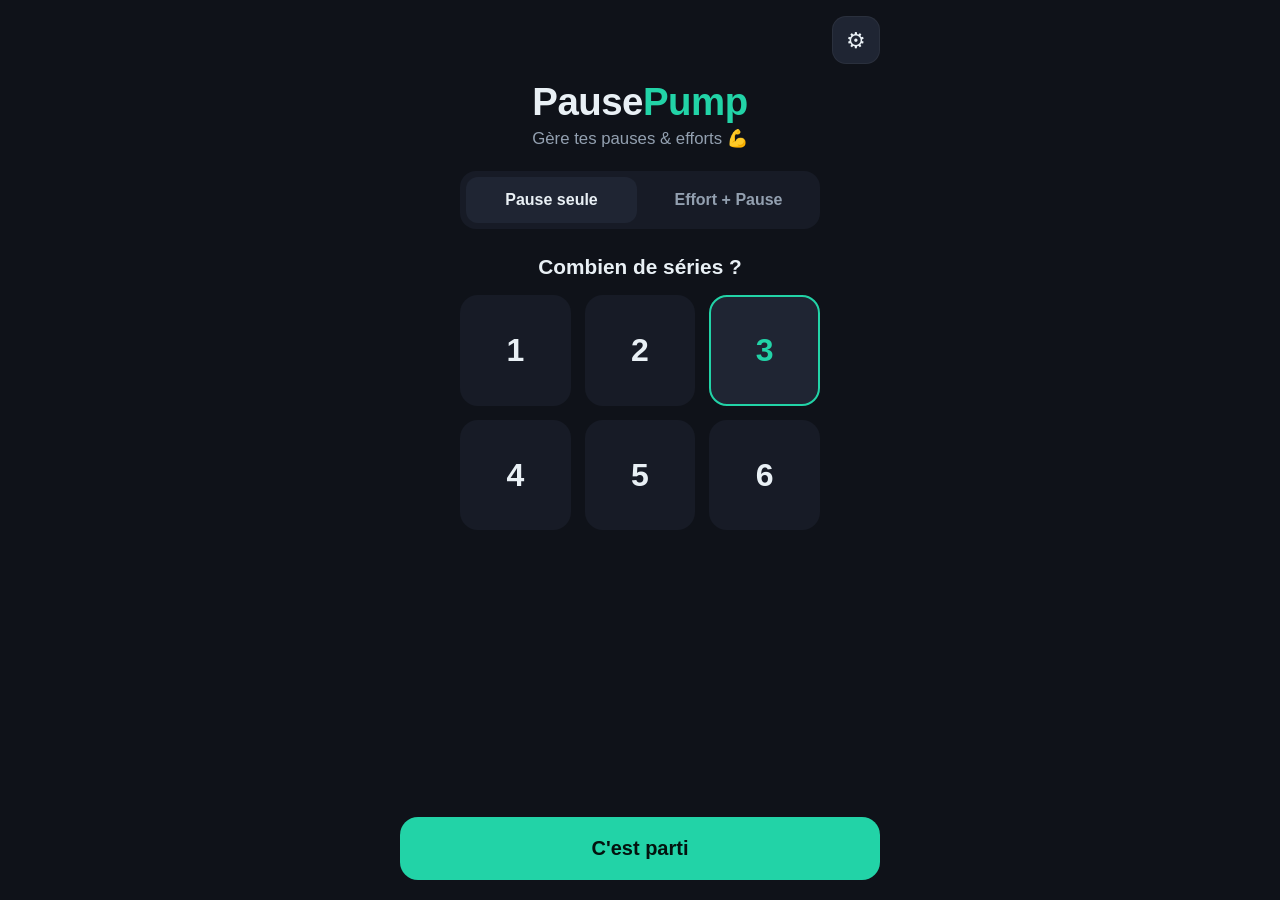
<file: index.html>
<!DOCTYPE html>
<html lang="fr">
<head>
  <meta charset="UTF-8" />
  <meta name="viewport" content="width=device-width, initial-scale=1.0, maximum-scale=1.0, user-scalable=no, viewport-fit=cover" />
  <meta name="theme-color" content="#0f1219" />
  <meta name="description" content="PausePump — gérez vos temps de repos et d'effort entre les séries de muscu. Ultra simple." />
  <meta name="mobile-web-app-capable" content="yes" />
  <meta name="apple-mobile-web-app-capable" content="yes" />
  <meta name="apple-mobile-web-app-status-bar-style" content="black-translucent" />
  <meta name="apple-mobile-web-app-title" content="PausePump" />
  <title>PausePump</title>
  <link rel="manifest" href="manifest.json?v=__BUILD_VERSION__" />
  <link rel="icon" type="image/png" href="icons/icon-192.png" />
  <link rel="apple-touch-icon" href="icons/apple-touch-icon.png" />
  <link rel="stylesheet" href="css/styles.css?v=__BUILD_VERSION__" />
</head>
<body>
  <!-- ÉCRAN 1 — Accueil -->
  <section id="screen-home" class="screen is-active">
    <header class="screen-head">
      <button class="install-btn" type="button" hidden>📥 Installer l'app</button>
      <button class="options-btn" type="button" aria-label="Options">⚙</button>
    </header>
    <div class="home-inner">
      <h1 class="brand">Pause<span>Pump</span></h1>
      <p class="tagline">Gère tes pauses & efforts 💪</p>

      <div class="mode-seg" role="radiogroup" aria-label="Mode">
        <button type="button" class="seg" data-mode="pause" role="radio">Pause seule</button>
        <button type="button" class="seg" data-mode="effort" role="radio">Effort + Pause</button>
      </div>

      <h2 class="question">Combien de séries ?</h2>
      <div id="series-grid" class="series-grid" role="radiogroup" aria-label="Nombre de séries"></div>

      <button id="start-btn" class="btn-primary" type="button">C'est parti</button>
    </div>
  </section>

  <!-- ÉCRAN 2 — Séance -->
  <section id="screen-main" class="screen">
    <header class="topbar">
      <button id="home-btn" class="icon-btn" type="button" aria-label="Retour à l'accueil">⌂</button>
      <div class="series-counter">
        <button id="series-minus" class="step-btn" type="button" aria-label="Une série de moins">−</button>
        <div class="series-readout">
          <span id="series-remaining" class="series-num">0</span>
          <span class="series-label">séries restantes</span>
        </div>
        <button id="series-plus" class="step-btn" type="button" aria-label="Une série de plus">+</button>
      </div>
      <button class="options-btn" type="button" aria-label="Options">⚙</button>
    </header>

    <!-- Timeline des séries (progression) -->
    <div id="series-timeline" class="timeline" role="img" aria-label="Progression des séries" hidden></div>

    <!-- Réglage Effort + Pause -->
    <div id="setup-view" class="view">
      <div class="setup-toggle">
        <span class="opt-label">🔁 Enchaînement auto</span>
        <input type="checkbox" id="opt-effortauto" class="switch" />
      </div>
      <p id="setup-auto-hint" class="opt-hint setup-hint">Tu règles l'effort &amp; la pause, puis ça enchaîne tout seul en continu.</p>
      <p id="setup-manual-hint" class="opt-hint setup-hint" hidden>Tu choisiras la durée à chaque étape : d'abord l'effort, puis la pause.</p>
      <div id="setup-grids">
        <h2 class="view-title">⏱️ Durée d'effort</h2>
        <div id="effort-grid" class="duration-grid" role="group" aria-label="Durée d'effort"></div>
        <h2 class="view-title view-title--rest">😮‍💨 Durée de pause</h2>
        <div id="rest-grid" class="duration-grid" role="group" aria-label="Durée de pause"></div>
      </div>
      <button id="setup-start" class="btn-primary" type="button">Démarrer ▶</button>
    </div>

    <!-- Choix de la durée (mode Pause seule ou étape Effort/Pause manuelle) -->
    <div id="duration-view" class="view">
      <h2 id="duration-title" class="view-title">Choisis ta pause</h2>
      <div id="duration-grid" class="duration-grid" role="group" aria-label="Durée de la pause"></div>
      <p id="duration-hint" class="kbd-hint"></p>
    </div>

    <!-- Étape « Fais ta série » (mode Pause seule) : avant chaque pause -->
    <div id="doset-view" class="view doset-view">
      <div class="doset-stage" aria-hidden="true">
        <span class="doset-glow"></span>
        <span class="doset-ring"></span>
        <span class="doset-ring"></span>
        <span class="doset-ring"></span>
        <span class="doset-core">
          <svg class="doset-icon" viewBox="0 0 64 64" aria-hidden="true">
            <g stroke="currentColor" stroke-width="5" stroke-linecap="round" fill="none">
              <line x1="22" y1="32" x2="42" y2="32" />
              <line x1="13" y1="23" x2="13" y2="41" />
              <line x1="22" y1="17" x2="22" y2="47" />
              <line x1="42" y1="17" x2="42" y2="47" />
              <line x1="51" y1="23" x2="51" y2="41" />
            </g>
          </svg>
        </span>
      </div>
      <h2 id="doset-title" class="doset-title">Fais ta série</h2>
      <button id="doset-done" class="btn-primary" type="button">J'ai fait ma série</button>
      <p class="kbd-hint"><kbd>Espace</kbd> pour valider</p>
    </div>

    <!-- Décompte -->
    <div id="timer-view" class="view">
      <div id="phase-badge" class="phase-badge phase-pause">Pause</div>
      <div class="ring-wrap">
        <svg class="ring" viewBox="0 0 220 220" aria-hidden="true">
          <circle class="ring-track" cx="110" cy="110" r="100" />
          <circle id="ring-progress" class="ring-progress phase-pause" cx="110" cy="110" r="100" />
        </svg>
        <div class="ring-center">
          <span id="time-display" class="time-display">0:00</span>
          <span id="timer-state" class="timer-state">En cours</span>
        </div>
      </div>

      <div class="controls">
        <button id="reset-btn" class="ctrl-btn" type="button" aria-label="Reset">
          <span class="ctrl-ico">↺</span><span class="ctrl-txt">Reset</span>
        </button>
        <button id="playpause-btn" class="ctrl-btn ctrl-main" type="button" aria-label="Pause / Reprendre">
          <span class="ctrl-ico" id="playpause-ico">⏸</span><span class="ctrl-txt" id="playpause-txt">Pause</span>
        </button>
        <button id="skip-btn" class="ctrl-btn" type="button" aria-label="Série suivante">
          <span class="ctrl-ico">⏭</span><span class="ctrl-txt">Suivante</span>
        </button>
        <button id="change-btn" class="ctrl-btn" type="button" aria-label="Changer la durée">
          <span class="ctrl-ico">⟲</span><span class="ctrl-txt">Durée</span>
        </button>
      </div>
    </div>

    <!-- Écran de fin : toutes les séries faites -->
    <div id="done-view" class="view done-view">
      <div class="done-emoji" aria-hidden="true">🎉</div>
      <h2 class="done-title">Séance terminée !</h2>
      <p id="done-sub" class="done-sub">Bravo, tu as tout déroulé 💪</p>
      <div class="done-actions">
        <button id="done-restart" class="btn-primary" type="button">🔁 Recommencer</button>
        <button id="done-home" class="link-btn" type="button">🏠 Retour à l'accueil</button>
        <p class="kbd-hint"><kbd>Espace</kbd> pour recommencer</p>
      </div>
    </div>
  </section>

  <!-- Snackbar (notification brève, non-bloquante) -->
  <div id="snackbar" class="snackbar" role="status" aria-live="polite" hidden></div>

  <!-- Décompte avant le départ (mode enchaînement auto) -->
  <div id="countdown-overlay" class="countdown-overlay" role="alertdialog" aria-label="Décompte avant le départ" hidden>
    <p class="countdown-label">Prépare-toi 💪</p>
    <div id="countdown-num" class="countdown-num">3</div>
    <p class="countdown-hint">L'effort démarre…</p>
  </div>

  <!-- Bandeau de mise à jour PWA -->
  <div id="update-banner" class="update-banner" role="alert" hidden>
    <span class="update-dot" aria-hidden="true"></span>
    <span class="update-text">Nouvelle version dispo</span>
    <button id="update-apply" class="update-btn" type="button">Mettre à jour</button>
  </div>

  <!-- MODALE OPTIONS -->
  <div id="settings-modal" class="modal" hidden>
    <div class="modal-card">
      <header class="modal-head">
        <h2>Options</h2>
        <button id="settings-close" class="icon-btn" type="button" aria-label="Fermer">✕</button>
      </header>

      <nav class="tabs" role="tablist">
        <button class="tab is-active" data-tab="general" role="tab" type="button">⚙️ Général</button>
        <button class="tab" data-tab="son" role="tab" type="button">🔊 Son</button>
        <button class="tab" data-tab="timers" role="tab" type="button">⏱️ Timers</button>
      </nav>

      <div class="modal-body">
        <!-- Onglet Général -->
        <div class="tab-panel is-active" data-panel="general">
          <label class="opt-row">
            <span class="opt-label">🔆 Garder l'écran allumé</span>
            <input type="checkbox" id="opt-keepawake" class="switch" />
          </label>
          <label class="opt-row">
            <span class="opt-label">🏁 Décompte avant l'effort</span>
            <input type="checkbox" id="opt-prepcountdown" class="switch" />
          </label>
          <p class="opt-hint">Affiche un décompte « 3, 2, 1 » pour te préparer avant chaque effort, en mode <b>Effort + Pause à chaque étape</b> (sans enchaînement auto).</p>
          <label class="opt-row">
            <span class="opt-label">🏋️ Écran « Fais ta série »</span>
            <input type="checkbox" id="opt-dosetscreen" class="switch" />
          </label>
          <p class="opt-hint">En mode <b>Pause seule</b>, affiche un écran « Fais ta série » avant chaque pause. Décoche pour aller directement à la pause.</p>
          <label class="opt-row">
            <span class="opt-label">🎉 Écran de fin de séance</span>
            <input type="checkbox" id="opt-endscreen" class="switch" />
          </label>
          <p class="opt-hint">Affiche un écran récap quand toutes les séries sont faites. Décoche pour revenir directement à l'accueil.</p>
        </div>

        <!-- Onglet Son -->
        <div class="tab-panel" data-panel="son">
          <label class="opt-row">
            <span class="opt-label">📳 Vibrer à la fin</span>
            <input type="checkbox" id="opt-vibrate" class="switch" />
          </label>
          <label class="opt-row">
            <span class="opt-label">🔊 Jouer un son à la fin</span>
            <input type="checkbox" id="opt-sound" class="switch" />
          </label>
          <div class="opt-block">
            <div class="opt-row"><span class="opt-label">🔉 Volume</span><span id="vol-val" class="opt-val">100%</span></div>
            <input type="range" id="opt-volume" class="slider" min="0" max="100" step="5" value="100" />
            <p class="opt-hint">Règle le volume de tous les bips de l'app.</p>
          </div>
          <div class="opt-block">
            <div class="opt-row">
              <span class="opt-label">🎵 Son du bip</span>
              <button id="preview-sound" class="mini-btn" type="button">▶ Écouter</button>
            </div>
            <select id="opt-soundid" class="select"></select>
          </div>

          <hr class="opt-sep" />

          <label class="opt-row">
            <span class="opt-label">🔔 Notification du temps</span>
            <input type="checkbox" id="opt-notify" class="switch" />
          </label>
          <p class="opt-hint">Affiche le minuteur dans une notification quand l'app est en arrière-plan, et te prévient quand c'est fini. (Aucune notification si l'app est ouverte.)</p>
          <label class="opt-row">
            <span class="opt-label">🔊 Son à la notification</span>
            <input type="checkbox" id="opt-notifysound" class="switch" />
          </label>
          <p class="opt-hint">✅ « <b>Jouer un son à la fin</b> » sonne <b>même quand tu as changé d'appli</b> : l'app garde le moteur audio actif pendant le décompte. Fiable sur <b>Android</b>. Sur <b>iPhone</b>, iOS coupe l'audio quand l'écran se verrouille — garde l'app ouverte. « Son à la notification » est un repli : utilise la sonnerie du téléphone si tu coupes le bip perso (sa tonalité dépend de tes réglages système).</p>
          <p id="notif-status" class="opt-hint"></p>
        </div>

        <!-- Onglet Timers -->
        <div class="tab-panel" data-panel="timers">
          <p class="opt-hint">Tes durées enregistrées (effort & pause). Modifie, ajoute ou supprime.</p>
          <div id="timers-list" class="timers-list"></div>
          <button id="timer-add" class="mini-btn mini-btn--wide" type="button">＋ Ajouter un timer</button>
          <button id="timers-reset" class="link-btn" type="button">Réinitialiser par défaut</button>
        </div>
      </div>

      <footer class="modal-foot">
        <span>PausePump · version <span id="app-version">dev</span></span>
        <button id="check-update" class="link-btn" type="button">Vérifier les mises à jour</button>
      </footer>
    </div>
  </div>

  <script src="js/app.js?v=__BUILD_VERSION__"></script>
</body>
</html>
</file>
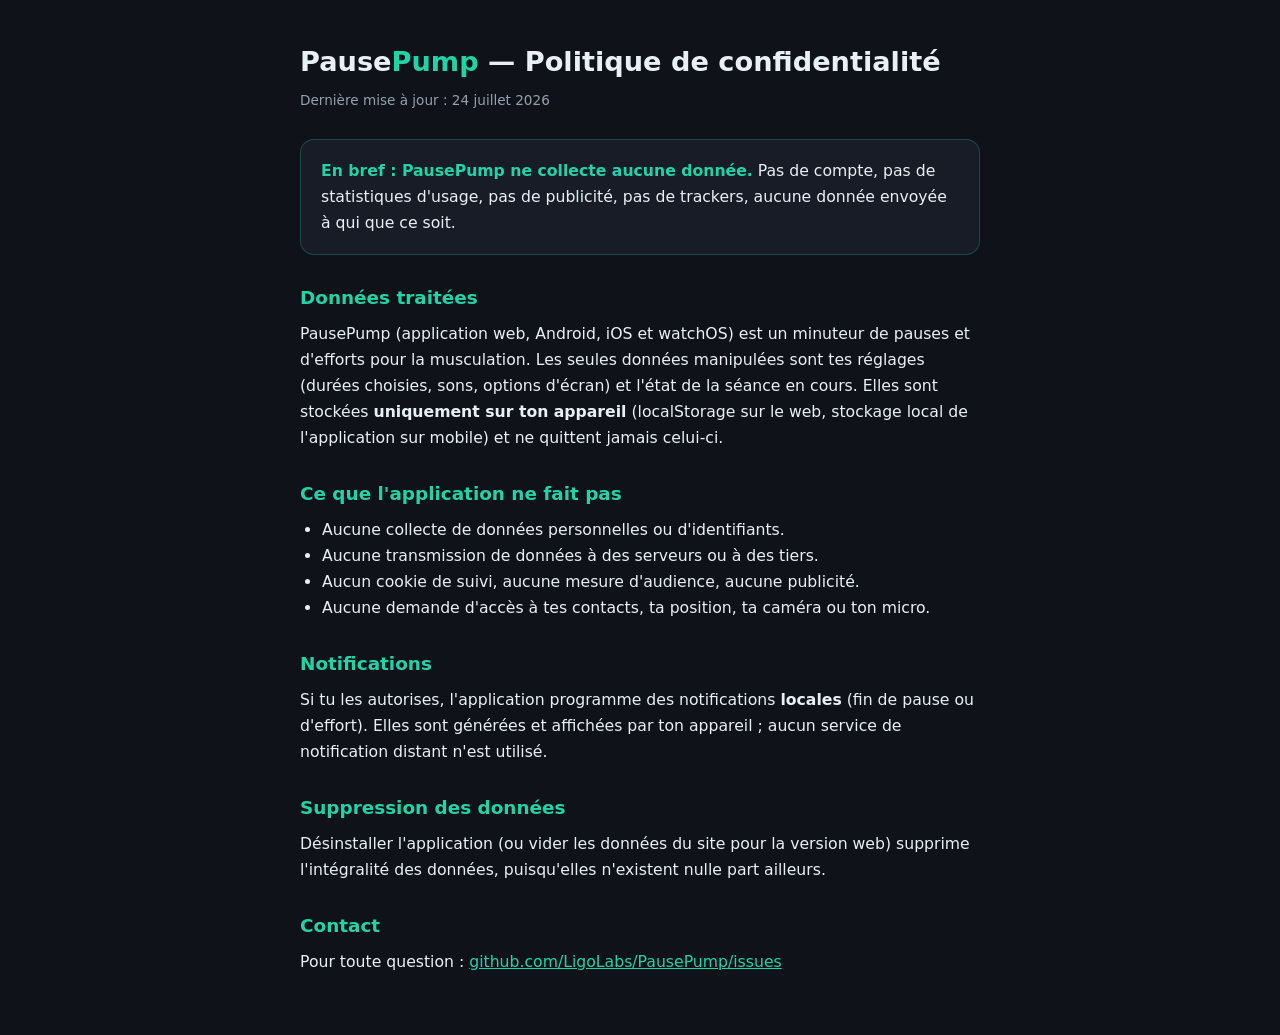
<file: privacy.html>
<!DOCTYPE html>
<html lang="fr">
<head>
  <meta charset="UTF-8" />
  <meta name="viewport" content="width=device-width, initial-scale=1.0" />
  <meta name="color-scheme" content="dark" />
  <title>PausePump — Politique de confidentialité</title>
  <style>
    :root {
      --bg: #0f1219; --bg-elev: #171c26; --text: #e9f0f5;
      --text-dim: #93a1b0; --accent: #22d3a7;
    }
    * { margin: 0; padding: 0; box-sizing: border-box; }
    body {
      background: var(--bg); color: var(--text);
      font-family: system-ui, -apple-system, "Segoe UI", Roboto, sans-serif;
      line-height: 1.65; padding: 40px 20px 60px;
    }
    main { max-width: 680px; margin: 0 auto; }
    h1 { font-size: 1.7rem; margin-bottom: 4px; }
    h1 span { color: var(--accent); }
    .updated { color: var(--text-dim); font-size: .85rem; margin-bottom: 28px; }
    h2 { font-size: 1.15rem; margin: 28px 0 8px; color: var(--accent); }
    p, li { color: var(--text); font-size: .98rem; }
    ul { padding-left: 22px; margin: 8px 0; }
    .card {
      background: var(--bg-elev); border-radius: 14px;
      padding: 18px 20px; margin: 20px 0;
      border: 1px solid rgba(34, 211, 167, .25);
    }
    .card strong { color: var(--accent); }
    a { color: var(--accent); }
  </style>
</head>
<body>
  <main>
    <h1>Pause<span>Pump</span> — Politique de confidentialité</h1>
    <p class="updated">Dernière mise à jour : 24 juillet 2026</p>

    <div class="card">
      <p><strong>En bref : PausePump ne collecte aucune donnée.</strong>
      Pas de compte, pas de statistiques d'usage, pas de publicité, pas de
      trackers, aucune donnée envoyée à qui que ce soit.</p>
    </div>

    <h2>Données traitées</h2>
    <p>PausePump (application web, Android, iOS et watchOS) est un minuteur
    de pauses et d'efforts pour la musculation. Les seules données
    manipulées sont tes réglages (durées choisies, sons, options d'écran)
    et l'état de la séance en cours. Elles sont stockées
    <strong>uniquement sur ton appareil</strong> (localStorage sur le web,
    stockage local de l'application sur mobile) et ne quittent jamais
    celui-ci.</p>

    <h2>Ce que l'application ne fait pas</h2>
    <ul>
      <li>Aucune collecte de données personnelles ou d'identifiants.</li>
      <li>Aucune transmission de données à des serveurs ou à des tiers.</li>
      <li>Aucun cookie de suivi, aucune mesure d'audience, aucune publicité.</li>
      <li>Aucune demande d'accès à tes contacts, ta position, ta caméra ou ton micro.</li>
    </ul>

    <h2>Notifications</h2>
    <p>Si tu les autorises, l'application programme des notifications
    <strong>locales</strong> (fin de pause ou d'effort). Elles sont générées
    et affichées par ton appareil ; aucun service de notification distant
    n'est utilisé.</p>

    <h2>Suppression des données</h2>
    <p>Désinstaller l'application (ou vider les données du site pour la
    version web) supprime l'intégralité des données, puisqu'elles n'existent
    nulle part ailleurs.</p>

    <h2>Contact</h2>
    <p>Pour toute question :
    <a href="https://github.com/LigoLabs/PausePump/issues">github.com/LigoLabs/PausePump/issues</a></p>
  </main>
</body>
</html>
</file>
<file: css/styles.css>
:root {
  --bg: #0f1219;
  --bg-elev: #171b26;
  --bg-elev-2: #1f2533;
  --accent: #22d3a7;        /* pause / teal */
  --accent-press: #1bb892;
  --effort: #f59e0b;        /* effort / amber */
  --danger: #ef4444;
  --text: #e9f0f5;
  --text-dim: #93a0b0;
  --track: #2a3142;
  --radius: 18px;
  --safe-top: env(safe-area-inset-top, 0px);
  --safe-bottom: env(safe-area-inset-bottom, 0px);
}

* { box-sizing: border-box; -webkit-tap-highlight-color: transparent; }

html, body {
  margin: 0;
  height: 100%;
  background: var(--bg);
  color: var(--text);
  font-family: -apple-system, BlinkMacSystemFont, "Segoe UI", Roboto, Helvetica, Arial, sans-serif;
  overscroll-behavior: none;
  -webkit-user-select: none;
  user-select: none;
}
body { display: flex; min-height: 100%; }

/* ---------- Scrollbars (cohérentes avec le thème sombre) ---------- */
* { scrollbar-width: thin; scrollbar-color: var(--track) transparent; }
::-webkit-scrollbar { width: 10px; height: 10px; }
::-webkit-scrollbar-track { background: transparent; }
::-webkit-scrollbar-thumb {
  background: var(--track);
  border-radius: 999px;
  border: 2px solid transparent;
  background-clip: padding-box;
}
::-webkit-scrollbar-thumb:hover { background: #3a4358; background-clip: padding-box; }
::-webkit-scrollbar-thumb:active { background: var(--accent); background-clip: padding-box; }

/* ---------- Screens ---------- */
.screen {
  display: none;
  flex-direction: column;
  width: 100%;
  /* svh = hauteur « petite » STABLE : ne suit pas la barre d'adresse mobile qui
     se rétracte (contrairement à dvh), donc le bouton du bas ne « glisse » plus
     vers le bas au rechargement / après une mise à jour. Fallback vh. */
  min-height: 100vh;
  min-height: 100svh;
  max-height: 100vh;
  max-height: 100svh;
  overflow-y: auto;
  padding: calc(var(--safe-top) + 16px) 20px calc(var(--safe-bottom) + 20px);
  transition: padding-top .35s cubic-bezier(.2,.85,.25,1);
}
.screen.is-active { display: flex; }
/* Bandeau de mise à jour visible → on réserve la place en haut. Le contenu (titre,
   en-tête) descend, mais le bouton du bas reste ancré en bas et ne bouge pas. */
.has-update .screen.is-active { padding-top: calc(var(--safe-top) + 16px + 62px); }

/* ---------- Options button (en flux, pas en position fixe) ---------- */
.options-btn {
  flex: 0 0 auto;
  width: 48px;
  height: 48px;
  font-size: 1.4rem;
  color: var(--text);
  background: var(--bg-elev-2);
  border: 1px solid rgba(255,255,255,.05);
  border-radius: 14px;
  cursor: pointer;
  transition: transform .08s ease;
}
.options-btn:active { transform: scale(.9); }

/* En-tête d'écran (accueil) : aligne le bouton Options en haut à droite */
.screen-head { display: flex; justify-content: flex-end; align-items: center; gap: 8px; min-height: 48px; margin-bottom: 4px; }

/* Bouton d'installation PWA (visible seulement si installable) */
.install-btn {
  margin-right: auto; /* poussé à gauche, ⚙ reste à droite */
  padding: 0 16px;
  height: 48px;
  font-size: .95rem;
  font-weight: 700;
  color: #04130f;
  background: var(--accent);
  border: none;
  border-radius: 14px;
  cursor: pointer;
  transition: transform .08s ease, background .15s ease;
}
.install-btn:active { transform: scale(.95); background: var(--accent-press); }
.install-btn[hidden] { display: none; }

/* ---------- Primary button ---------- */
.btn-primary {
  margin-top: auto;
  width: 100%;
  padding: 20px;
  font-size: 1.25rem;
  font-weight: 700;
  color: #04130f;
  background: var(--accent);
  border: none;
  border-radius: var(--radius);
  cursor: pointer;
  transition: transform .08s ease, background .15s ease;
}
.btn-primary:active { transform: scale(.97); background: var(--accent-press); }
.btn-primary:disabled { opacity: .4; cursor: default; }

/* ---------- Home ---------- */
.home-inner { display: flex; flex-direction: column; flex: 1; min-height: 0; text-align: center; align-items: center; }
.brand { font-size: 2.4rem; font-weight: 800; margin: 12px 0 4px; letter-spacing: -.5px; }
.brand span { color: var(--accent); }
.tagline { color: var(--text-dim); margin: 0 0 22px; font-size: 1.05rem; }
.question { font-size: 1.3rem; font-weight: 700; margin: 4px 0 16px; }

.mode-seg {
  display: flex;
  gap: 6px;
  width: 100%;
  max-width: 360px;
  padding: 6px;
  background: var(--bg-elev);
  border-radius: 16px;
  margin-bottom: 22px;
}
.seg {
  flex: 1;
  padding: 14px 8px;
  font-size: 1rem;
  font-weight: 700;
  color: var(--text-dim);
  background: transparent;
  border: none;
  border-radius: 12px;
  cursor: pointer;
  transition: background .15s ease, color .15s ease;
}
.seg.selected { background: var(--bg-elev-2); color: var(--text); }

.series-grid {
  display: grid;
  grid-template-columns: repeat(3, 1fr);
  gap: 14px;
  width: 100%;
  max-width: 360px;
}
.series-cell {
  aspect-ratio: 1 / 1;
  font-size: 2rem;
  font-weight: 800;
  color: var(--text);
  background: var(--bg-elev);
  border: 2px solid transparent;
  border-radius: var(--radius);
  cursor: pointer;
  transition: transform .08s ease, border-color .15s ease, background .15s ease;
}
.series-cell:active { transform: scale(.95); }
.series-cell.selected { border-color: var(--accent); background: var(--bg-elev-2); color: var(--accent); }

/* Écrans courts : on compresse pour que « C'est parti » reste visible sans scroll */
@media (max-height: 720px) {
  .brand { font-size: 2rem; margin: 6px 0 2px; }
  .tagline { margin-bottom: 14px; font-size: 1rem; }
  .question { margin: 2px 0 12px; }
  .mode-seg { margin-bottom: 14px; }
  .series-grid { gap: 10px; }
  .btn-primary { padding: 16px; }
}

/* ---------- Topbar ---------- */
.topbar {
  display: flex;
  align-items: center;
  justify-content: space-between;
  gap: 12px;
  background: var(--bg-elev);
  border-radius: var(--radius);
  padding: 10px 12px;
}
/* Sur l'écran de fin, on masque la barre du haut pour un rendu plein écran. */
#screen-main:has(#done-view.is-active) .topbar,
#screen-main:has(#done-view.is-active) .timeline { display: none; }

/* ---------- Timeline des séries ---------- */
.timeline {
  display: flex;
  align-items: center;
  justify-content: center;
  gap: 0;
  margin: 8px 2px 2px;
  padding: 10px 8px; /* de l'air pour le halo / l'agrandissement du rond en cours */
  overflow-x: auto;
  scrollbar-width: none;
}
.timeline::-webkit-scrollbar { display: none; }
.timeline[hidden] { display: none; }
.tl-dot {
  flex: 0 0 auto;
  width: 15px; height: 15px;
  box-sizing: border-box;
  border-radius: 50%;
  background: var(--track);
  border: 2px solid var(--track);
  transition: background .25s ease, border-color .25s ease, transform .25s ease, box-shadow .25s ease;
}
.tl-dot.done { background: var(--accent); border-color: var(--accent); }
.tl-dot.current {
  background: var(--bg-elev);
  border-color: var(--accent);
  transform: scale(1.32);
  box-shadow: 0 0 0 4px rgba(34,211,167,.18);
}
.tl-bar {
  flex: 1 1 auto;
  min-width: 10px; max-width: 46px;
  height: 3px;
  border-radius: 2px;
  background: var(--track);
  overflow: hidden;
}
.tl-bar-fill {
  display: block;
  width: 0;
  height: 100%;
  border-radius: 2px;
  background: var(--accent);
  transition: width .25s linear;
}
.icon-btn {
  flex: 0 0 auto;
  width: 48px; height: 48px;
  font-size: 1.5rem;
  color: var(--text);
  background: var(--bg-elev-2);
  border: none; border-radius: 14px;
  cursor: pointer;
  transition: transform .08s ease;
}
.icon-btn:active { transform: scale(.92); }
.series-counter { display: flex; align-items: center; gap: 12px; }
.step-btn {
  width: 48px; height: 48px;
  font-size: 1.7rem; font-weight: 700;
  color: var(--text);
  background: var(--bg-elev-2);
  border: none; border-radius: 14px;
  cursor: pointer;
  transition: transform .08s ease;
}
.step-btn:active { transform: scale(.92); }
.step-btn:disabled { opacity: .35; }
.series-readout { display: flex; flex-direction: column; align-items: center; min-width: 96px; }
.series-num { font-size: 1.9rem; font-weight: 800; line-height: 1; color: var(--accent); }
.series-label { font-size: .72rem; color: var(--text-dim); margin-top: 3px; }

/* ---------- Views ---------- */
.view { display: none; flex-direction: column; flex: 1; align-items: center; justify-content: center; }
.view.is-active { display: flex; }
#setup-view.is-active { justify-content: flex-start; padding-top: 14px; }
.view-title { font-size: 1.25rem; font-weight: 700; margin: 8px 0 16px; color: var(--text-dim); }
.view-title--rest { margin-top: 22px; }

/* Indice de raccourci clavier (Espace) — masqué sur écrans tactiles (mobile) */
.kbd-hint {
  display: inline-flex; align-items: center; gap: 7px;
  margin: 16px auto 0;
  font-size: .82rem; color: var(--text-dim); text-align: center;
}
.kbd-hint:empty { display: none; }
.kbd-hint kbd {
  font: inherit; font-weight: 700; color: var(--text);
  padding: 2px 9px;
  background: var(--bg-elev-2);
  border: 1px solid rgba(255,255,255,.14);
  border-bottom-width: 2px;
  border-radius: 6px;
}
/* Indice clavier au doigt / indice « double tap » à la souris : on n'en montre
   qu'un seul, selon le type de pointeur. */
.kbd-hint .hint-touch { display: none; }
@media (pointer: coarse) {
  .kbd-hint .hint-desktop { display: none; }
  .kbd-hint .hint-touch { display: inline; }
}

/* ---------- Écran « Fais ta série » (mode Pause seule) ---------- */
.doset-view { gap: 4px; text-align: center; padding: 0 6px; }

/* Scène animée : cœur d'énergie + anneaux « sonar » + halo qui tourne */
.doset-stage {
  position: relative;
  width: min(58vw, 230px);
  aspect-ratio: 1;
  display: grid;
  place-items: center;
  margin-bottom: 8px;
}
/* Halo lumineux conique qui tourne doucement derrière le cœur */
.doset-glow {
  position: absolute;
  inset: -8%;
  border-radius: 50%;
  background: conic-gradient(from 0deg,
    transparent 0%, rgba(34,211,167,.45) 18%, transparent 38%,
    rgba(245,158,11,.38) 60%, transparent 82%, rgba(34,211,167,.45) 100%);
  filter: blur(16px);
  animation: doset-spin 7s linear infinite;
}
/* Anneaux d'énergie qui s'étendent vers l'extérieur */
.doset-ring {
  position: absolute;
  inset: 0;
  border-radius: 50%;
  border: 2.5px solid var(--accent);
  opacity: 0;
  animation: doset-pulse 2.6s cubic-bezier(.22,.61,.36,1) infinite;
}
.doset-ring:nth-of-type(3) { animation-delay: .86s; }
.doset-ring:nth-of-type(4) { animation-delay: 1.72s; }
/* Cœur central qui « respire » */
.doset-core {
  position: relative;
  z-index: 1;
  width: 60%;
  aspect-ratio: 1;
  display: grid;
  place-items: center;
  border-radius: 50%;
  background: radial-gradient(circle at 36% 30%, var(--bg-elev-2), var(--bg-elev) 70%);
  border: 1px solid rgba(34,211,167,.25);
  box-shadow: 0 0 30px rgba(34,211,167,.45), inset 0 2px 12px rgba(255,255,255,.06);
  animation: doset-breathe 2.6s ease-in-out infinite;
}
.doset-icon {
  width: 50%;
  height: 50%;
  color: var(--accent);
  filter: drop-shadow(0 4px 12px rgba(34,211,167,.45));
  animation: doset-lift 1.3s ease-in-out infinite;
}
@keyframes doset-spin { to { transform: rotate(360deg); } }
@keyframes doset-pulse {
  0%   { opacity: .85; transform: scale(.6); border-width: 3px; }
  100% { opacity: 0;   transform: scale(1.18); border-width: 1px; }
}
@keyframes doset-breathe {
  0%, 100% { transform: scale(1);    box-shadow: 0 0 26px rgba(34,211,167,.4),  inset 0 2px 12px rgba(255,255,255,.06); }
  50%      { transform: scale(1.07); box-shadow: 0 0 46px rgba(34,211,167,.7),  inset 0 2px 12px rgba(255,255,255,.12); }
}
@keyframes doset-lift {
  0%, 100% { transform: translateY(4px)  rotate(-5deg); }
  50%      { transform: translateY(-6px) rotate(5deg); }
}

/* Titre avec un reflet qui balaie le texte */
.doset-title {
  font-size: 1.8rem; font-weight: 800; margin: 20px 0 2px;
  background: linear-gradient(100deg, var(--text) 32%, var(--accent) 50%, var(--text) 68%);
  background-size: 220% auto;
  -webkit-background-clip: text; background-clip: text;
  -webkit-text-fill-color: transparent; color: transparent;
  animation: doset-shine 3.2s linear infinite;
}
@keyframes doset-shine { to { background-position: -220% center; } }

.doset-view .btn-primary { margin-top: 30px; width: 100%; max-width: 360px; }

@media (prefers-reduced-motion: reduce) {
  .doset-glow, .doset-ring, .doset-core, .doset-icon, .doset-title { animation: none; }
  .doset-title { color: var(--text); -webkit-text-fill-color: var(--text); }
}

/* ---------- Écran de fin de séance ---------- */
.done-view { gap: 4px; text-align: center; padding: 0 6px; }
.done-emoji {
  font-size: clamp(5rem, 30vw, 8rem);
  line-height: 1;
  filter: drop-shadow(0 8px 24px rgba(0,0,0,.45));
  animation: done-pop .6s cubic-bezier(.2,.9,.25,1.2) both;
}
@keyframes done-pop {
  0%   { transform: scale(.2) rotate(-12deg); opacity: 0; }
  60%  { transform: scale(1.15) rotate(6deg); opacity: 1; }
  100% { transform: scale(1) rotate(0); opacity: 1; }
}
.done-title { font-size: 1.9rem; font-weight: 800; margin: 16px 0 4px; color: var(--text); }
.done-sub { color: var(--text-dim); margin: 0; font-size: 1.05rem; }
.done-actions { width: 100%; max-width: 360px; margin-top: 30px; }
.done-actions .btn-primary { width: 100%; }
.done-actions .link-btn { margin-top: 12px; }
@media (prefers-reduced-motion: reduce) {
  .done-emoji { animation: none; }
}

/* Toggle auto/manuel sur l'écran de réglage Effort+Pause */
.setup-toggle {
  display: flex; align-items: center; justify-content: space-between; gap: 12px;
  width: 100%; max-width: 420px;
  background: var(--bg-elev); border-radius: 16px;
  padding: 14px 18px; margin-bottom: 8px;
}
.setup-hint { max-width: 420px; text-align: center; margin-top: 0; }
#setup-grids { width: 100%; max-width: 420px; display: flex; flex-direction: column; align-items: center; }
#setup-grids[hidden] { display: none; }
/* Espace au-dessus du bouton Démarrer pour ne pas coller au contenu */
#setup-start { margin-top: 28px; }

/* ---------- Duration grid ---------- */
.duration-grid {
  display: grid;
  grid-template-columns: repeat(2, 1fr);
  gap: 12px;
  width: 100%;
  max-width: 420px;
}
.duration-cell {
  padding: 22px 10px;
  font-size: 1.6rem;
  font-weight: 800;
  color: var(--text);
  background: var(--bg-elev);
  border: 2px solid transparent;
  border-radius: var(--radius);
  cursor: pointer;
  transition: transform .08s ease, background .15s ease, border-color .15s ease;
}
.duration-cell:active { transform: scale(.95); border-color: var(--accent); background: var(--bg-elev-2); }
.duration-cell.selected { border-color: var(--accent); background: var(--bg-elev-2); color: var(--accent); }
.duration-cell:last-child:nth-child(odd) { grid-column: 1 / -1; }

/* ---------- Phase badge ---------- */
.phase-badge {
  font-size: 1.5rem;
  font-weight: 800;
  letter-spacing: .5px;
  padding: 6px 18px;
  border-radius: 999px;
  margin-bottom: 18px;
}
.phase-badge.phase-pause { color: var(--accent); background: rgba(34, 211, 167, .12); }
.phase-badge.phase-effort { color: var(--effort); background: rgba(245, 158, 11, .14); }

/* ---------- Ring ---------- */
.ring-wrap { position: relative; width: min(72vw, 300px); aspect-ratio: 1 / 1; display: grid; place-items: center; }
.ring { width: 100%; height: 100%; transform: rotate(-90deg); }
.ring-track { fill: none; stroke: var(--track); stroke-width: 14; }
.ring-progress {
  fill: none;
  stroke: var(--accent);
  stroke-width: 14;
  stroke-linecap: round;
  stroke-dasharray: 628.318;
  stroke-dashoffset: 0;
  transition: stroke-dashoffset .25s linear, stroke .3s ease;
}
.ring-progress.phase-pause { stroke: var(--accent); }
.ring-progress.phase-effort { stroke: var(--effort); }
.ring-progress.is-ending { stroke: var(--danger); }
.ring-center { position: absolute; display: flex; flex-direction: column; align-items: center; }
.time-display { font-size: 3.2rem; font-weight: 800; font-variant-numeric: tabular-nums; letter-spacing: -1px; }
.time-display.is-ending { color: var(--danger); }
.timer-state { color: var(--text-dim); font-size: .95rem; margin-top: 2px; }

/* ---------- Controls ---------- */
.controls { display: flex; gap: 10px; width: 100%; max-width: 440px; margin-top: 34px; }
.ctrl-btn {
  flex: 1;
  display: flex; flex-direction: column; align-items: center; gap: 4px;
  padding: 14px 4px;
  color: var(--text);
  background: var(--bg-elev);
  border: none; border-radius: var(--radius);
  cursor: pointer;
  transition: transform .08s ease, background .15s ease;
}
.ctrl-btn:active { transform: scale(.94); background: var(--bg-elev-2); }
.ctrl-main { background: var(--bg-elev-2); }
.ctrl-ico { font-size: 1.5rem; line-height: 1; }
.ctrl-txt { font-size: .76rem; color: var(--text-dim); }

/* ---------- Snackbar ---------- */
.snackbar {
  position: fixed;
  top: calc(var(--safe-top) + 72px);
  right: 16px;
  transform: translateY(-16px);
  z-index: 65;
  max-width: 80vw;
  padding: 13px 20px;
  font-size: 1rem;
  font-weight: 700;
  color: #04130f;
  background: var(--accent);
  border-radius: 14px;
  box-shadow: 0 8px 24px rgba(0,0,0,.4);
  opacity: 0;
  pointer-events: none;
  transition: opacity .25s ease, transform .25s ease;
}
.snackbar.show { opacity: 1; transform: translateY(0); }

/* ---------- Bandeau de mise à jour ---------- */
.update-banner {
  position: fixed;
  left: 50%;
  top: calc(var(--safe-top) + 12px);
  transform: translateX(-50%) translateY(-180%);
  z-index: 80;
  display: flex;
  align-items: center;
  gap: 11px;
  width: max-content;
  max-width: min(92vw, 380px);
  padding: 8px 8px 8px 18px;
  background: rgba(31, 37, 51, .78);
  backdrop-filter: blur(16px) saturate(150%);
  -webkit-backdrop-filter: blur(16px) saturate(150%);
  border: 1px solid rgba(34, 211, 167, .22);
  border-radius: 999px;
  box-shadow: 0 14px 36px rgba(0,0,0,.45), inset 0 1px 0 rgba(255,255,255,.05);
  opacity: 0;
  pointer-events: none;
  transition: opacity .3s ease, transform .4s cubic-bezier(.2,.85,.25,1);
}
.update-banner[hidden] { display: none; }
.update-banner.show { opacity: 1; transform: translateX(-50%) translateY(0); pointer-events: auto; }

.update-dot {
  flex: 0 0 auto;
  width: 9px; height: 9px;
  border-radius: 50%;
  background: var(--accent);
  box-shadow: 0 0 8px rgba(34,211,167,.7);
  animation: update-pulse 1.8s ease-out infinite;
}
@keyframes update-pulse {
  0%   { box-shadow: 0 0 8px rgba(34,211,167,.7), 0 0 0 0 rgba(34,211,167,.5); }
  70%  { box-shadow: 0 0 8px rgba(34,211,167,.7), 0 0 0 8px rgba(34,211,167,0); }
  100% { box-shadow: 0 0 8px rgba(34,211,167,.7), 0 0 0 0 rgba(34,211,167,0); }
}

.update-text { font-weight: 650; font-size: .9rem; color: var(--text); white-space: nowrap; }
.update-btn {
  flex: 0 0 auto;
  padding: 9px 17px;
  font-weight: 800; font-size: .85rem;
  color: #04130f; background: var(--accent);
  border: none; border-radius: 999px; cursor: pointer;
  transition: background .15s ease, transform .1s ease;
}
.update-btn:hover { background: var(--accent-press); }
.update-btn:active { transform: scale(.95); }
.update-btn:disabled { opacity: .6; }

@media (prefers-reduced-motion: reduce) {
  .update-dot { animation: none; }
}

/* ---------- Décompte avant le départ (enchaînement auto) ---------- */
.countdown-overlay {
  position: fixed;
  inset: 0;
  z-index: 95;
  display: flex;
  flex-direction: column;
  align-items: center;
  justify-content: center;
  gap: 12px;
  padding: 24px;
  text-align: center;
  background: radial-gradient(circle at 50% 42%, rgba(245,158,11,.16), rgba(15,18,25,.97) 62%), var(--bg);
  opacity: 0;
  transition: opacity .2s ease;
}
.countdown-overlay[hidden] { display: none; }
.countdown-overlay.show { opacity: 1; }
.countdown-label { margin: 0; font-size: 1.35rem; font-weight: 700; color: var(--text); letter-spacing: .3px; }
.countdown-hint { margin: 0; color: var(--text-dim); font-size: 1.02rem; }
.countdown-num {
  font-size: clamp(5.5rem, 38vw, 9rem);
  font-weight: 800;
  line-height: 1;
  color: var(--effort);
  text-shadow: 0 0 44px rgba(245,158,11,.45);
}
.countdown-num.go {
  color: var(--accent);
  text-shadow: 0 0 50px rgba(34,211,167,.55);
}
.countdown-num.pop { animation: countdown-pop .5s ease-out; }
@keyframes countdown-pop {
  0%   { transform: scale(.4); opacity: 0; }
  35%  { transform: scale(1.16); opacity: 1; }
  100% { transform: scale(1); opacity: 1; }
}
@media (prefers-reduced-motion: reduce) {
  .countdown-num.pop { animation: none; }
}

/* ---------- Pied de la modale (version) ---------- */
.modal-foot {
  display: flex; align-items: center; justify-content: space-between; gap: 12px;
  padding: 14px 2px 2px; margin-top: 8px;
  border-top: 1px solid rgba(255,255,255,.05);
  color: var(--text-dim); font-size: .82rem;
}
.modal-foot .link-btn { width: auto; margin: 0; padding: 6px 0; }

/* ---------- Modal ---------- */
.modal {
  position: fixed; inset: 0; z-index: 100;
  display: flex; align-items: flex-end; justify-content: center;
  background: rgba(0,0,0,.55);
  backdrop-filter: blur(2px);
}
.modal[hidden] { display: none; }
.modal-card {
  width: 100%;
  max-width: 520px;
  max-height: 92dvh;
  display: flex; flex-direction: column;
  background: var(--bg-elev);
  border-radius: 22px 22px 0 0;
  padding: 10px 18px calc(var(--safe-bottom) + 18px);
  animation: slideUp .22s ease;
}
@keyframes slideUp { from { transform: translateY(30px); opacity: .6; } to { transform: translateY(0); opacity: 1; } }
.modal-head { display: flex; align-items: center; justify-content: space-between; padding: 8px 2px 12px; }
.modal-head h2 { margin: 0; font-size: 1.4rem; }

.tabs { display: flex; gap: 6px; background: var(--bg); padding: 5px; border-radius: 14px; }
.tab {
  flex: 1;
  padding: 11px 6px;
  font-size: .92rem; font-weight: 700;
  color: var(--text-dim);
  background: transparent; border: none; border-radius: 10px;
  cursor: pointer;
}
.tab.is-active { background: var(--bg-elev-2); color: var(--text); }

.modal-body { overflow-y: auto; overflow-x: hidden; margin-top: 12px; -webkit-overflow-scrolling: touch; }
.tab-panel { display: none; }
.tab-panel.is-active { display: block; }

.opt-row { display: flex; align-items: center; justify-content: space-between; gap: 12px; padding: 14px 2px; }
.opt-label { font-size: 1.02rem; }
.opt-val { color: var(--accent); font-weight: 700; }
.opt-block { padding: 8px 2px 12px; border-top: 1px solid rgba(255,255,255,.05); }
.opt-block .opt-row { padding: 8px 0; }
.opt-hint { font-size: .82rem; color: var(--text-dim); margin: 4px 2px 10px; line-height: 1.4; }
.opt-sep { border: none; border-top: 1px solid rgba(255,255,255,.07); margin: 14px 0; }

/* Switch */
.switch { appearance: none; -webkit-appearance: none; position: relative; width: 52px; height: 30px; background: var(--track); border-radius: 999px; cursor: pointer; transition: background .2s ease; flex: 0 0 auto; }
.switch:checked { background: var(--accent); }
.switch::after { content: ""; position: absolute; top: 3px; left: 3px; width: 24px; height: 24px; background: #fff; border-radius: 50%; transition: transform .2s ease; }
.switch:checked::after { transform: translateX(22px); }

/* Slider */
.slider { width: 100%; height: 6px; -webkit-appearance: none; appearance: none; background: var(--track); border-radius: 999px; outline: none; }
.slider::-webkit-slider-thumb { -webkit-appearance: none; width: 24px; height: 24px; border-radius: 50%; background: var(--accent); cursor: pointer; }
.slider::-moz-range-thumb { width: 24px; height: 24px; border: none; border-radius: 50%; background: var(--accent); cursor: pointer; }

/* Select */
.select { width: 100%; padding: 13px 14px; font-size: 1rem; color: var(--text); background: var(--bg-elev-2); border: none; border-radius: 12px; cursor: pointer; }

/* Mini buttons */
.mini-btn { padding: 9px 16px; font-size: .9rem; font-weight: 700; color: var(--accent); background: var(--bg-elev-2); border: none; border-radius: 10px; cursor: pointer; }
.mini-btn:active { transform: scale(.95); }
.mini-btn--wide { display: block; width: 100%; margin: 8px 0; padding: 14px; color: var(--text); }
.link-btn { display: block; width: 100%; margin-top: 4px; padding: 10px; font-size: .86rem; color: var(--text-dim); background: none; border: none; cursor: pointer; text-decoration: underline; }

/* Timers editor */
.timers-list { display: flex; flex-direction: column; gap: 10px; }
.timer-edit-row { display: flex; align-items: center; gap: 10px; background: var(--bg-elev-2); border-radius: 12px; padding: 8px 12px; }
.timer-edit-row .t-fields { display: flex; align-items: center; gap: 6px; flex: 1; }
.t-input { width: 58px; padding: 12px 6px; font-size: 1.2rem; font-weight: 700; text-align: center; color: var(--text); background: var(--bg); border: 1px solid var(--track); border-radius: 10px; font-variant-numeric: tabular-nums; }
.t-sep { font-size: 1.2rem; font-weight: 800; color: var(--text-dim); }
.t-unit { font-size: .8rem; color: var(--text-dim); margin-left: -2px; }
.t-del { width: 44px; height: 44px; font-size: 1.1rem; color: var(--danger); background: var(--bg); border: none; border-radius: 10px; cursor: pointer; flex: 0 0 auto; }
.t-del:active { transform: scale(.92); }

@media (min-width: 560px) {
  .screen { max-width: 520px; margin: 0 auto; }
}
</file>
